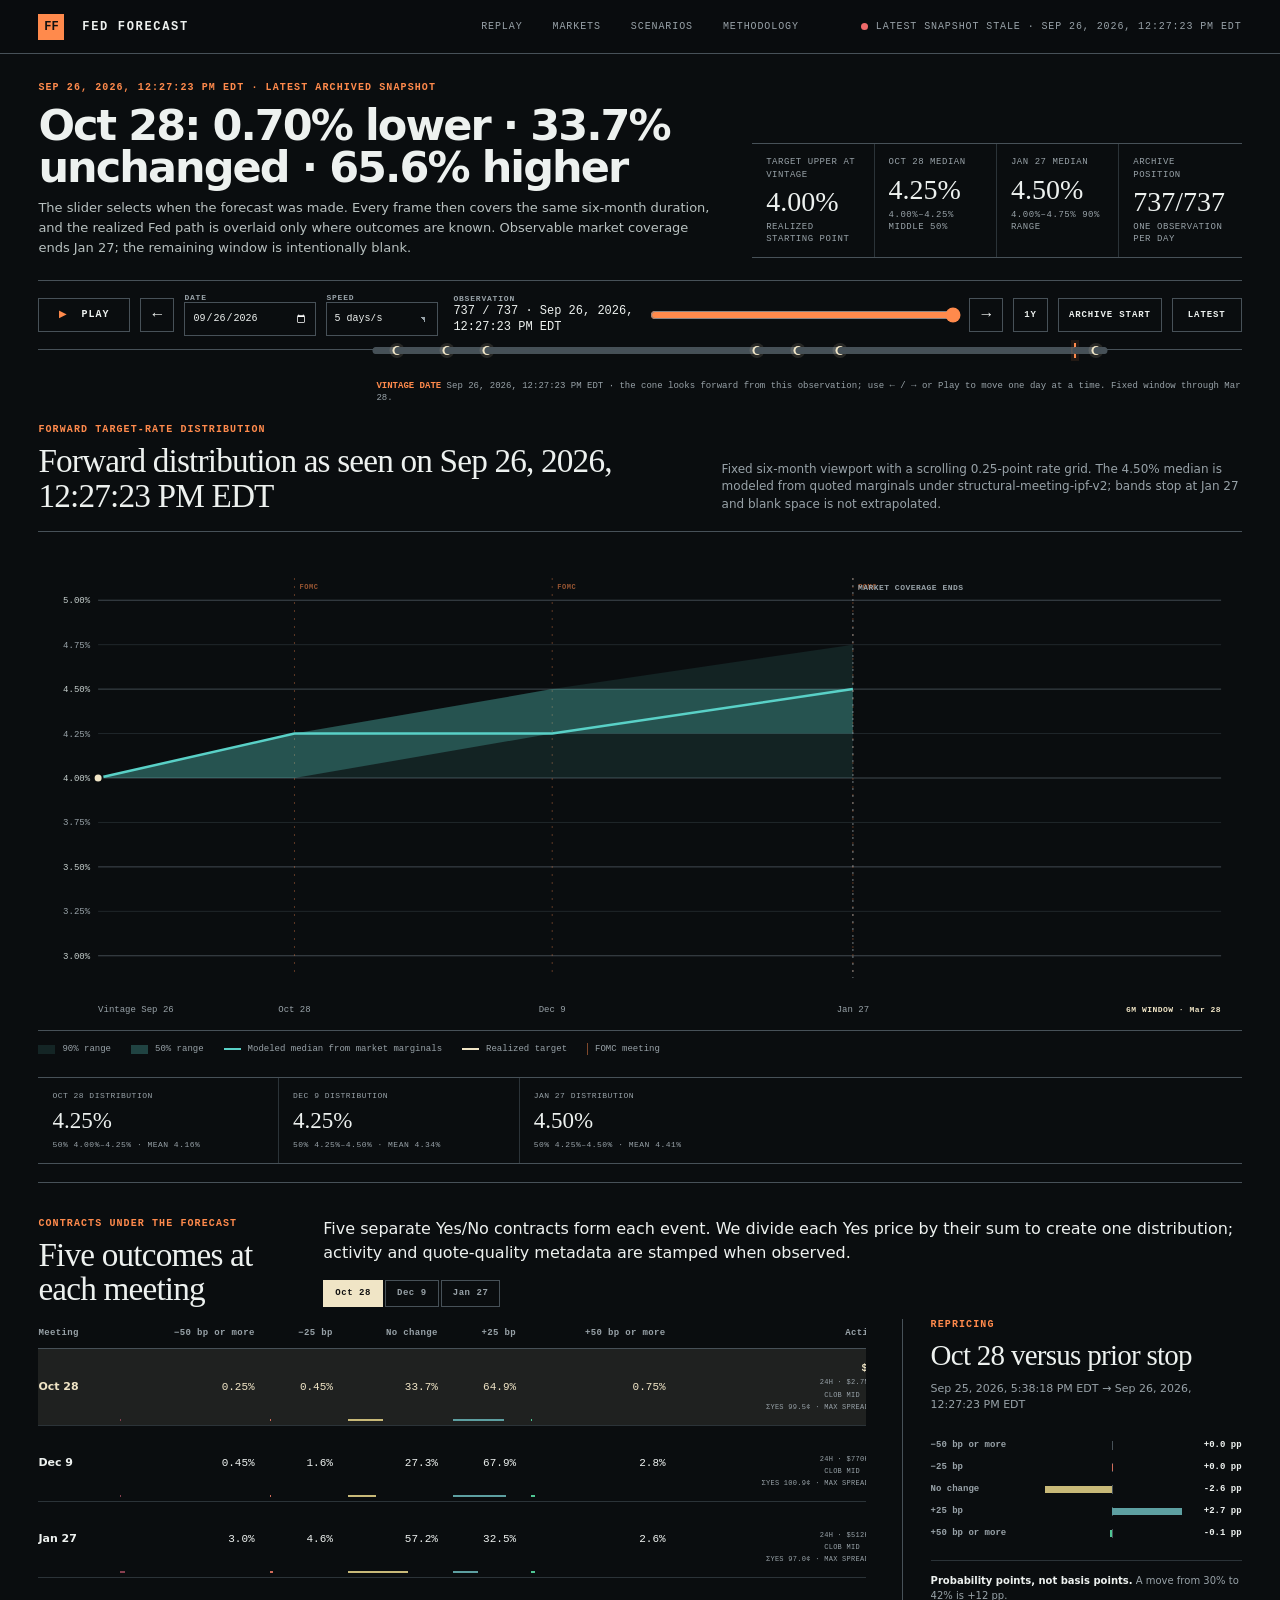
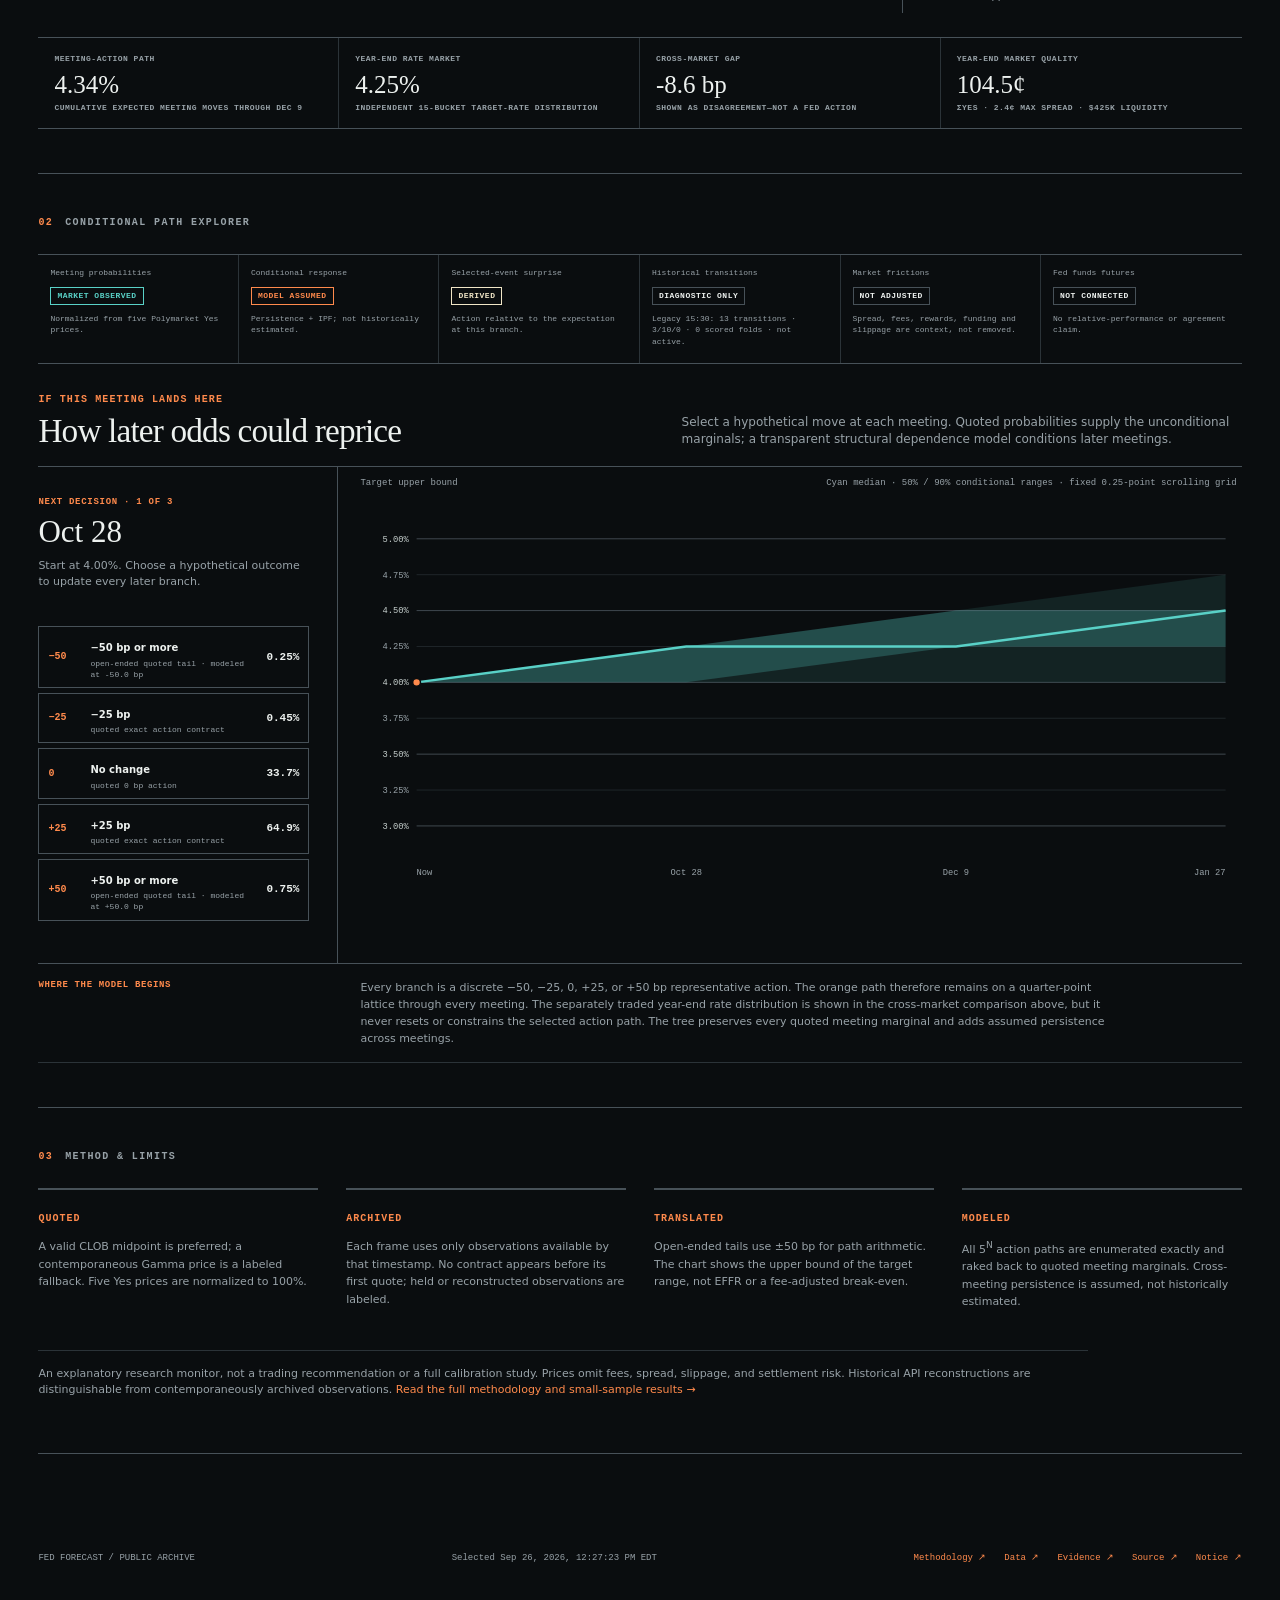
<file: site/index.html>
<!doctype html>
<html lang="en">
<head>
  <meta charset="utf-8">
  <meta name="viewport" content="width=device-width,initial-scale=1">
  <meta name="theme-color" content="#0a0d0f">
  <meta name="description" content="Replay the Polymarket-implied distribution for the Federal funds target range and explore conditional meeting paths.">
  <meta property="og:title" content="Fed Forecast">
  <meta property="og:description" content="A replayable market distribution for the Federal Reserve target-rate path.">
  <meta property="og:url" content="https://austinmermans.github.io/fed-forecast/">
  <meta property="og:image" content="https://austinmermans.github.io/fed-forecast/og.png">
  <meta name="twitter:card" content="summary_large_image">
  <title>Fed Forecast</title>
  <link rel="stylesheet" href="assets/styles.css">
</head>
<body>
  <a class="skip-link" href="#main">Skip to forecast replay</a>
  <header class="topbar">
    <a class="wordmark" href="#replay" aria-label="Fed Forecast home"><span>FF</span> FED FORECAST</a>
    <nav aria-label="Sections"><a href="#replay">Replay</a><a href="#snapshot">Markets</a><a href="#path">Scenarios</a><a href="methodology.html">Methodology</a></nav>
    <div class="status" id="freshness"><i></i>Loading markets…</div>
  </header>

  <main id="main">
    <section class="replay" id="replay">
      <div class="replay-head">
        <div>
          <p class="timestamp" id="selected-time">—</p>
          <h1 id="selected-label">The market's path for the Fed</h1>
          <p class="context" id="selected-context">Choose any archived observation to see the six-month distribution that was knowable then—and the target path that followed.</p>
        </div>
        <div class="top-readout" id="top-readout" aria-live="polite"></div>
      </div>

      <div class="tape-controls" aria-label="Replay controls">
        <button class="play" id="play" type="button" aria-pressed="false"><span aria-hidden="true">▶</span> Play</button>
        <button class="step" id="previous" type="button" aria-label="Previous observation">←</button>
        <label class="date-control" for="date-picker"><span>DATE</span><input id="date-picker" type="date"></label>
        <label class="speed-control" for="playback-speed"><span>SPEED</span><select id="playback-speed"><option value="1">1 day/s</option><option value="5" selected>5 days/s</option><option value="20">20 days/s</option></select></label>
        <label for="vintage-slider"><span>OBSERVATION</span><strong id="position">—</strong></label>
        <input id="vintage-slider" type="range" min="0" max="0" value="0" step="1">
        <button class="step" id="next" type="button" aria-label="Next observation">→</button>
        <button class="latest range-jump" id="one-year" type="button">1Y</button>
        <button class="latest range-jump" id="oldest" type="button">Archive start</button>
        <button class="latest" id="latest" type="button">Latest</button>
      </div>
      <div class="timeline" id="timeline" aria-hidden="true"></div>
      <p class="event-note" id="event-note"></p>

      <div class="surface-head forward-head">
        <div><p class="chart-kicker">FORWARD TARGET-RATE DISTRIBUTION</p><h2 id="forward-title">Six months viewed from this date</h2></div>
        <p id="forward-caption">Upper bound of the target range. Bands contain 50% and 90% of modeled path probability; rules mark scheduled FOMC meetings.</p>
      </div>
      <div class="chart-shell forward-shell">
        <svg id="forward-chart" role="img" aria-labelledby="forward-svg-title forward-desc">
          <title id="forward-svg-title">Forward Federal funds target-range distribution</title>
          <desc id="forward-desc">Model-derived probability bands constrained to market marginals, the pointwise median, subsequently realized target path, FOMC dates, and a quarter-percentage-point scrolling rate grid.</desc>
        </svg>
        <div class="chart-tooltip" id="tooltip" role="tooltip"></div>
      </div>
      <div class="legend" id="forward-legend">
        <span><i class="legend-band band-90"></i>90% range</span><span><i class="legend-band band-50"></i>50% range</span>
        <span><i class="legend-line median-line"></i>Modeled median from market marginals</span><span><i class="legend-line actual-line"></i>Realized target</span>
        <span><i class="legend-line meeting-line"></i>FOMC meeting</span>
      </div>
      <div class="horizon-strip" id="horizon-strip" aria-label="Forward distribution summaries by meeting"></div>

      <div class="market-surface" id="snapshot">
        <div class="block-head">
          <div><p class="chart-kicker">CONTRACTS UNDER THE FORECAST</p><h2>Five outcomes at each meeting</h2></div>
          <div><p id="market-note">Each event contains five separate Yes/No contracts. Their normalized Yes prices form one meeting distribution.</p><div class="meeting-tabs" id="meeting-tabs" role="group" aria-label="Select policy meeting"></div></div>
        </div>
        <div class="snapshot-grid">
          <div class="table-wrap">
            <table class="probability-table"><thead><tr><th>Meeting</th><th>−50 bp or more</th><th>−25 bp</th><th>No change</th><th>+25 bp</th><th>+50 bp or more</th><th>Activity</th><th>Market</th></tr></thead><tbody id="meeting-table"></tbody></table>
          </div>
          <aside class="change-panel"><p class="chart-kicker">REPRICING</p><h2 id="change-title">Versus prior observation</h2><p class="change-sub" id="change-sub"></p><div id="change-bars" class="change-bars"></div><p class="unit-note"><strong>Probability points, not basis points.</strong> A move from 30% to 42% is +12 pp.</p></aside>
        </div>
      </div>
      <div class="coherence" id="coherence" aria-label="Comparison of meeting-action and year-end rate markets"></div>
    </section>

    <section class="path" id="path">
      <div class="section-label"><span>02</span> CONDITIONAL PATH EXPLORER</div>
      <div class="evidence-rail" id="evidence-rail" aria-label="Evidence status" aria-live="polite"></div>
      <div class="block-head"><div><p class="chart-kicker">IF THIS MEETING LANDS HERE</p><h2>How later odds could reprice</h2></div><p>Select a hypothetical move at each meeting. Quoted probabilities supply the unconditional marginals; a transparent structural dependence model conditions later meetings.</p></div>
      <div id="tree-availability" class="availability" hidden></div>
      <div id="branch-decomposition" class="branch-decomposition" hidden aria-live="polite"></div>
      <div class="path-grid" id="path-content">
        <aside class="branch-panel"><p id="branch-step" class="branch-step"></p><h3 id="branch-meeting">—</h3><p id="branch-path" class="branch-path"></p><div id="branch-buttons" class="branch-buttons"></div><button id="branch-back" class="back" type="button">← Undo last outcome</button></aside>
        <div class="fan-block"><div class="fan-caption"><span>Target upper bound</span><span id="fan-caption">Weighted path distribution</span></div><svg id="fan-chart" role="img" aria-label="Conditional target-rate fan through Federal Reserve meetings"></svg></div>
      </div>
      <div class="path-method"><b>Where the model begins</b><p>Every branch is a discrete −50, −25, 0, +25, or +50 bp representative action. The orange path therefore remains on a quarter-point lattice through every meeting. The separately traded year-end rate distribution is shown in the cross-market comparison above, but it never resets or constrains the selected action path. The tree preserves every quoted meeting marginal and adds assumed persistence across meetings.</p></div>
    </section>

    <section class="method" id="method">
      <div class="section-label"><span>03</span> METHOD &amp; LIMITS</div>
      <div class="method-grid">
        <div><b>Quoted</b><p>A valid CLOB midpoint is preferred; a contemporaneous Gamma price is a labeled fallback. Five Yes prices are normalized to 100%.</p></div>
        <div><b>Archived</b><p>Each frame uses only observations available by that timestamp. No contract appears before its first quote; held or reconstructed observations are labeled.</p></div>
        <div><b>Translated</b><p>Open-ended tails use ±50 bp for path arithmetic. The chart shows the upper bound of the target range, not EFFR or a fee-adjusted break-even.</p></div>
        <div><b>Modeled</b><p>All 5<sup>N</sup> action paths are enumerated exactly and raked back to quoted meeting marginals. Cross-meeting persistence is assumed, not historically estimated.</p></div>
      </div>
      <p class="disclosure">An explanatory research monitor, not a trading recommendation or a full calibration study. Prices omit fees, spread, slippage, and settlement risk. Historical API reconstructions are distinguishable from contemporaneously archived observations. <a href="methodology.html">Read the full methodology and small-sample results →</a></p>
    </section>
  </main>

  <footer><span>FED FORECAST / PUBLIC ARCHIVE</span><span id="footer-time">—</span><span class="footer-links"><a href="methodology.html">Methodology ↗</a><a href="data/dashboard.json">Data ↗</a><a href="data/evidence-summary.json">Evidence ↗</a><a href="https://github.com/AustinMermans/fed-forecast">Source ↗</a><a href="https://github.com/AustinMermans/fed-forecast/blob/main/NOTICE.md">Notice ↗</a></span></footer>
  <script src="assets/branch-decomposition.js?v=stage1a-2" defer></script>
  <script src="assets/dashboard.js?v=stage1a-2" defer></script>
</body>
</html>
</file>
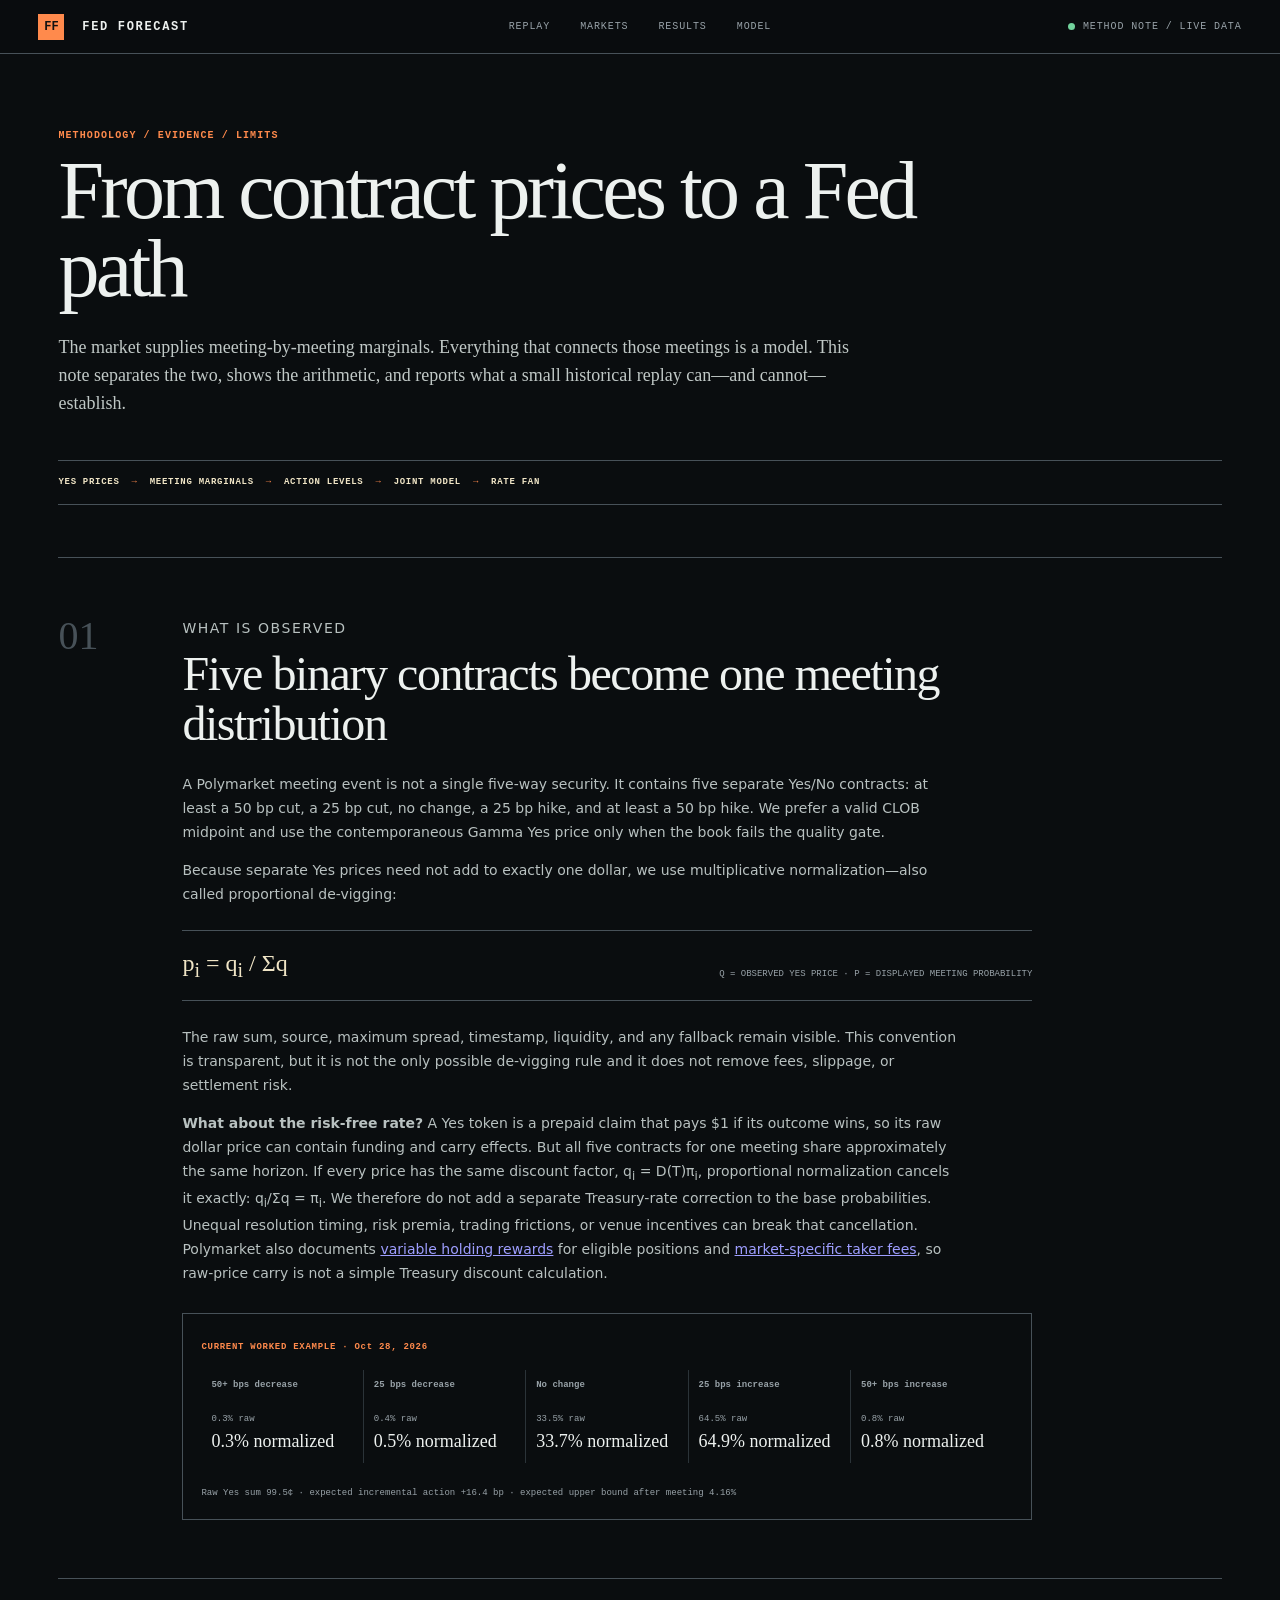
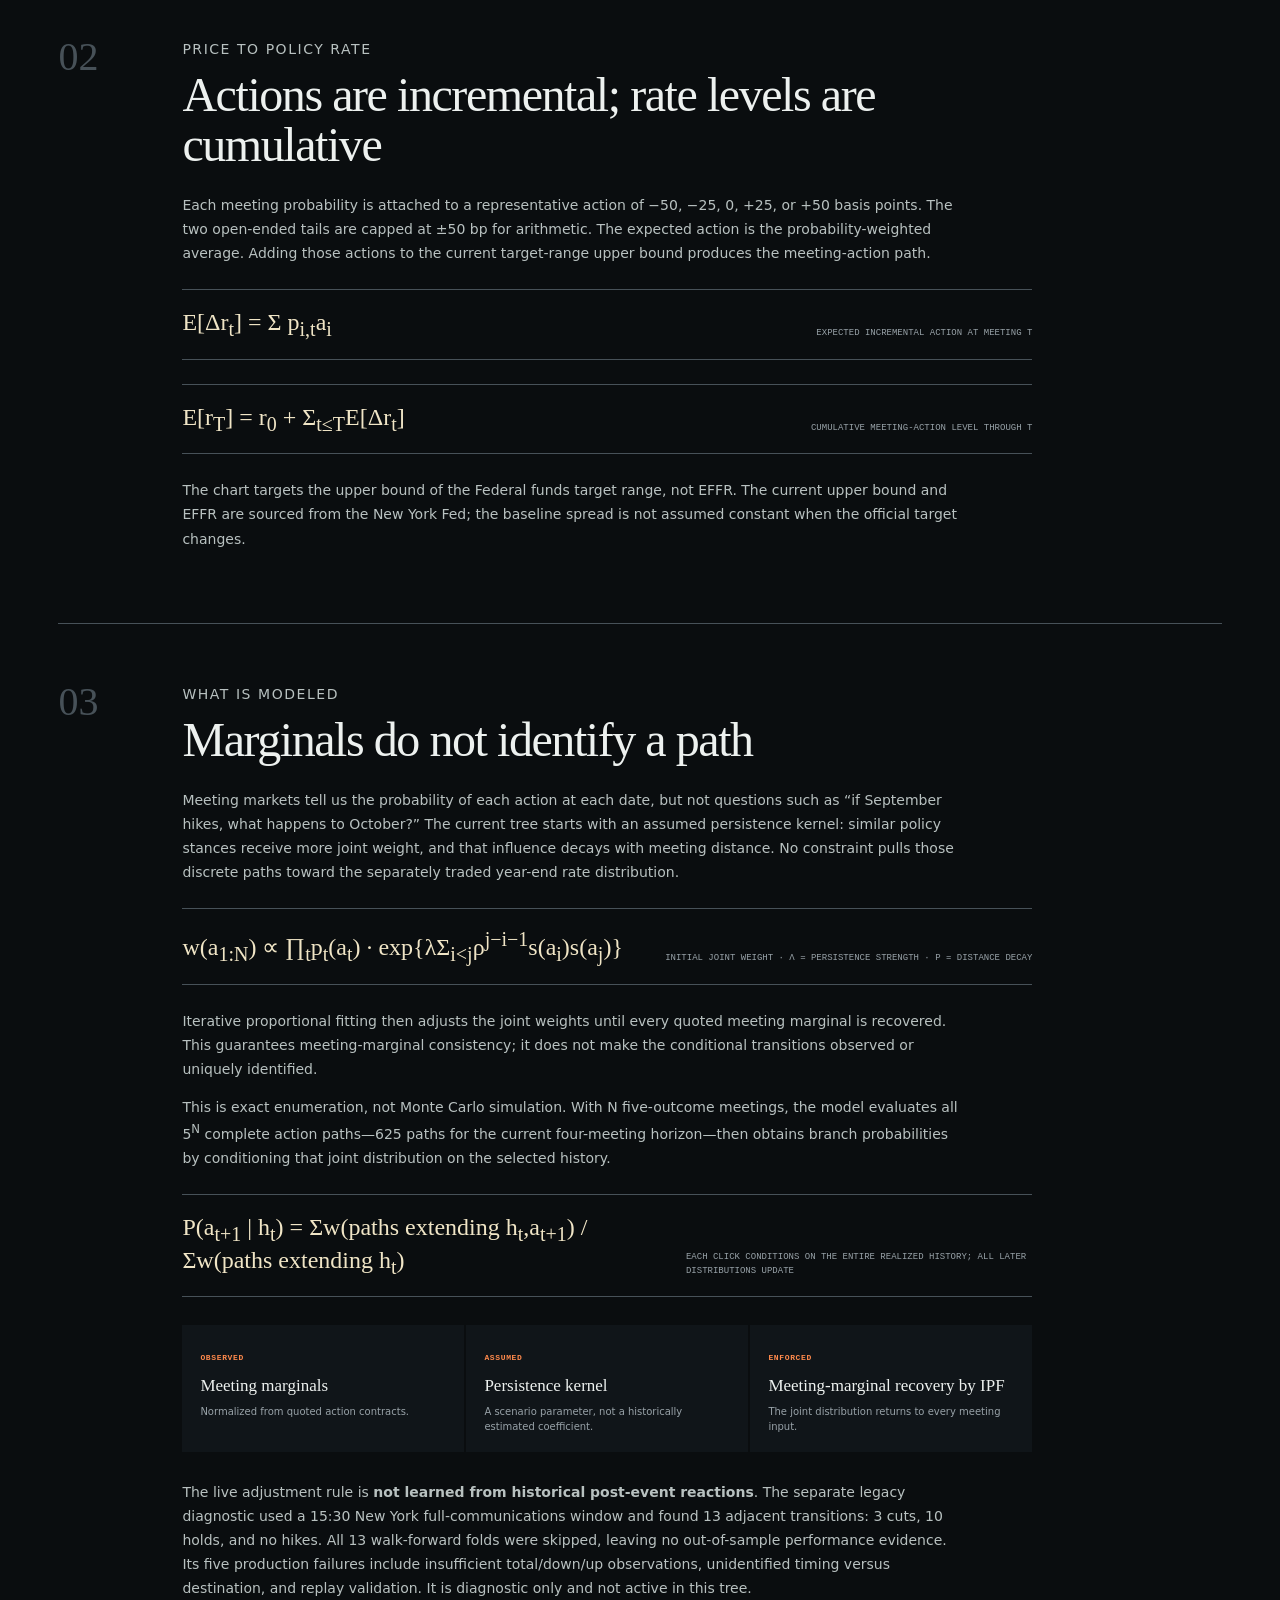
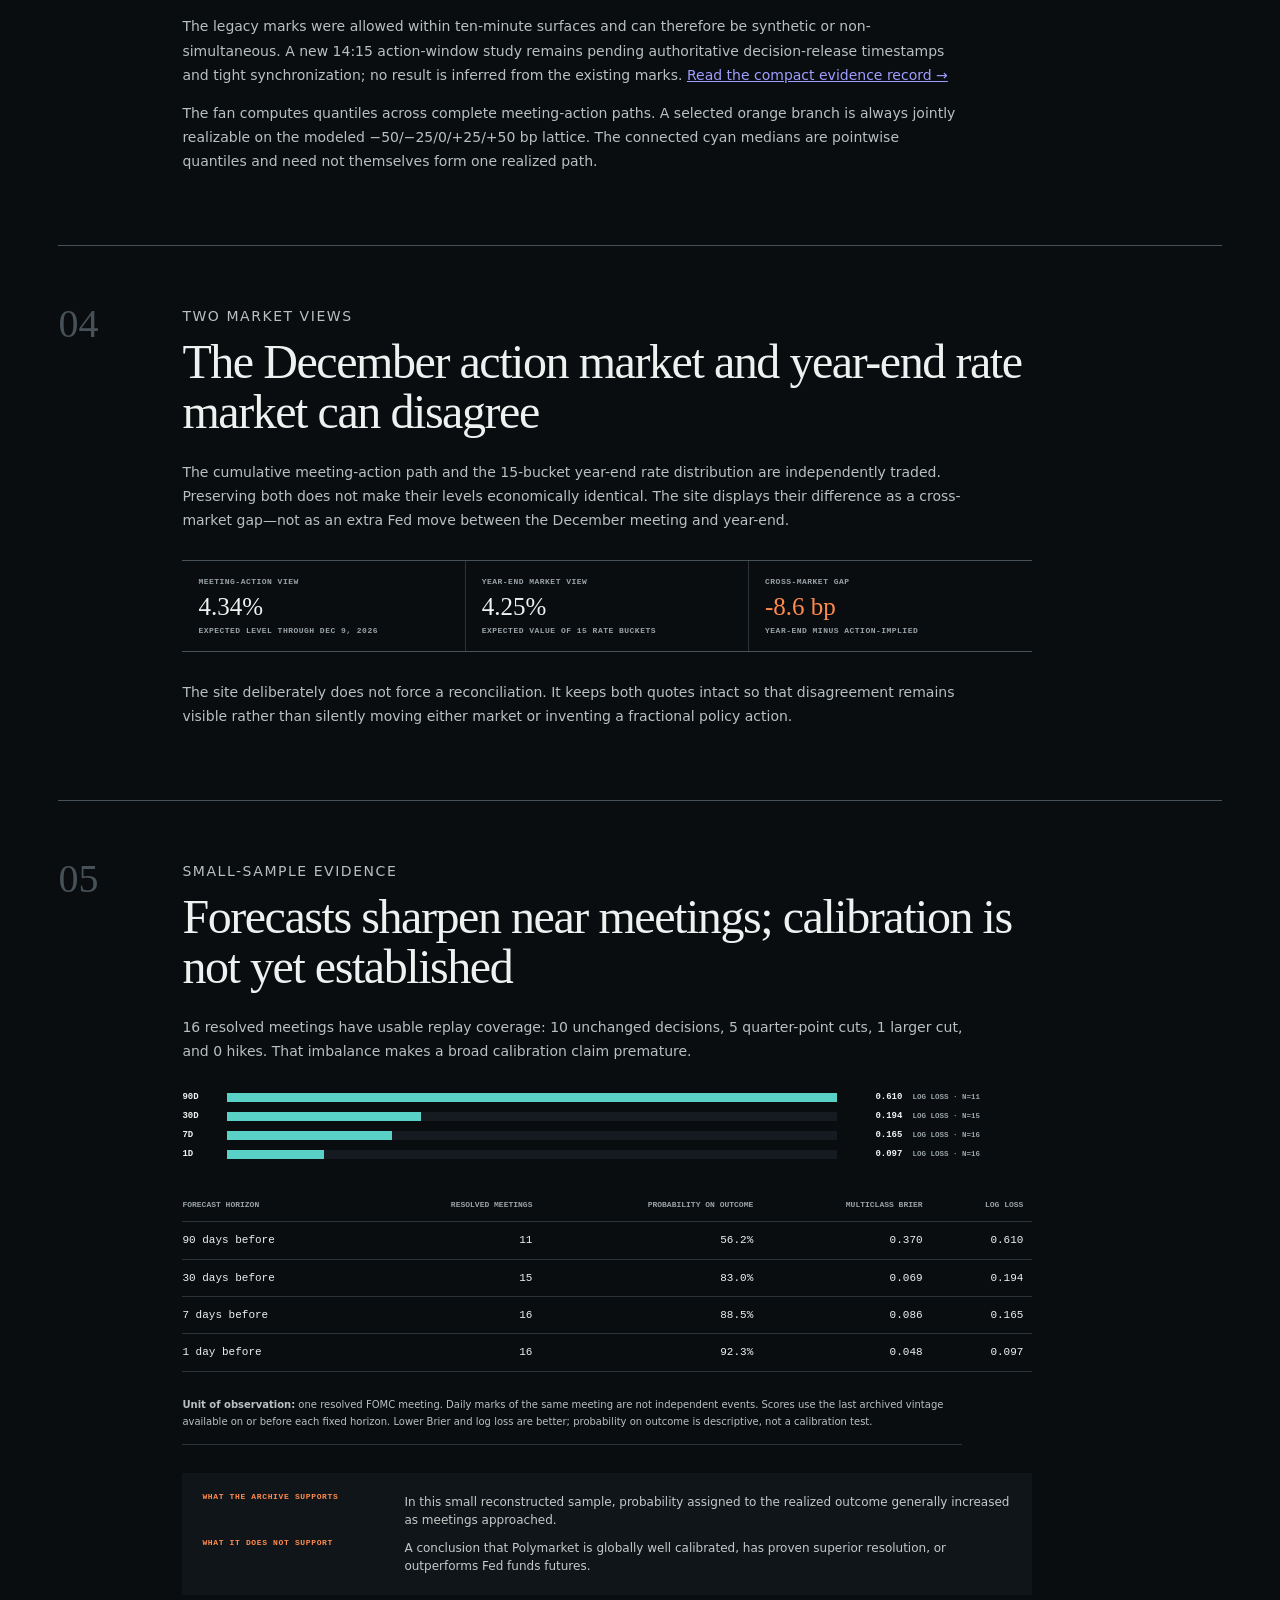
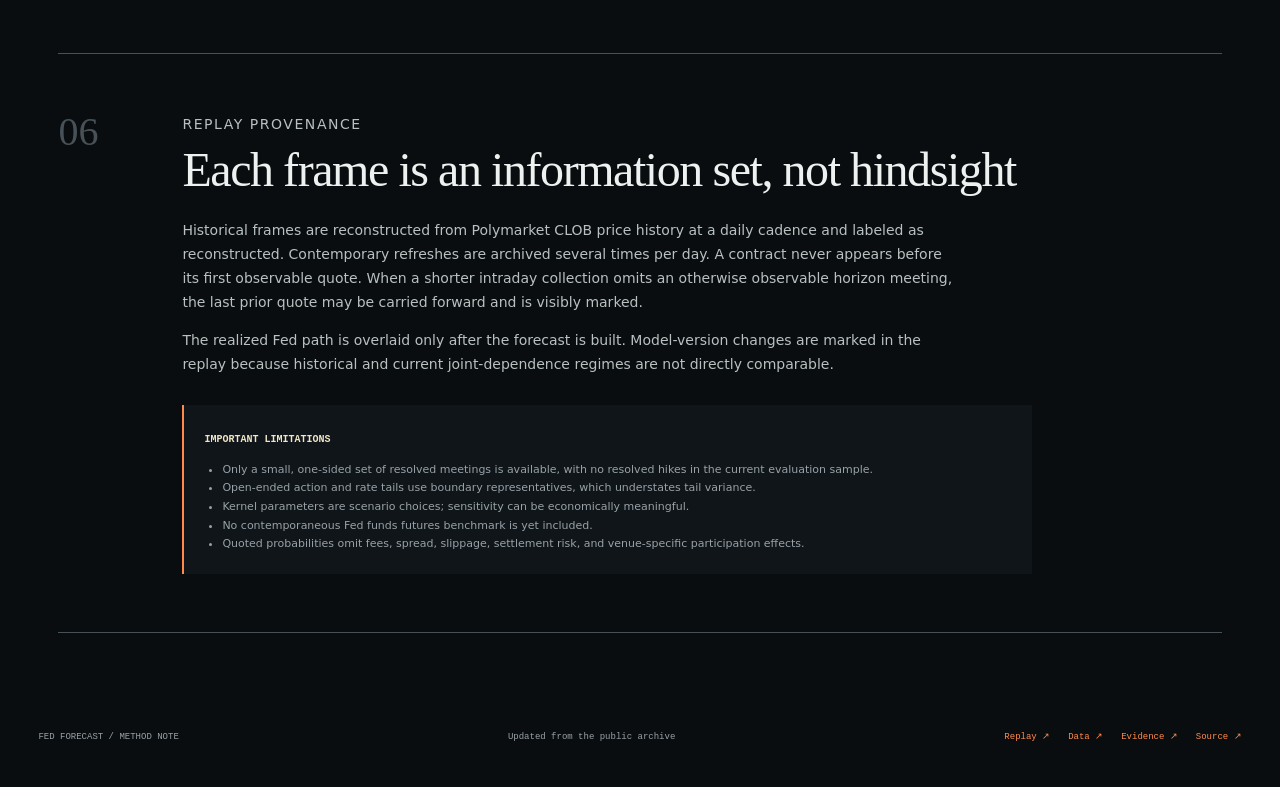
<file: site/methodology.html>
<!doctype html>
<html lang="en">
<head>
  <meta charset="utf-8">
  <meta name="viewport" content="width=device-width,initial-scale=1">
  <meta name="theme-color" content="#0a0d0f">
  <meta name="description" content="Methods, assumptions, and small-sample forecast evidence behind Fed Forecast.">
  <title>Methodology · Fed Forecast</title>
  <link rel="stylesheet" href="assets/styles.css">
  <link rel="stylesheet" href="assets/methodology.css">
</head>
<body>
  <a class="skip-link" href="#main">Skip to methodology</a>
  <header class="topbar">
    <a class="wordmark" href="index.html" aria-label="Fed Forecast home"><span>FF</span> FED FORECAST</a>
    <nav aria-label="Sections"><a href="index.html#replay">Replay</a><a href="index.html#snapshot">Markets</a><a href="#results">Results</a><a href="#model">Model</a></nav>
    <div class="status"><i></i>METHOD NOTE / LIVE DATA</div>
  </header>

  <main id="main" class="methodology-page">
    <section class="method-hero">
      <p class="timestamp">METHODOLOGY / EVIDENCE / LIMITS</p>
      <h1>From contract prices to a Fed path</h1>
      <p class="method-deck">The market supplies meeting-by-meeting marginals. Everything that connects those meetings is a model. This note separates the two, shows the arithmetic, and reports what a small historical replay can—and cannot—establish.</p>
      <div class="method-flow" aria-label="Forecast construction flow">
        <span>YES PRICES</span><i>→</i><span>MEETING MARGINALS</span><i>→</i><span>ACTION LEVELS</span><i>→</i><span>JOINT MODEL</span><i>→</i><span>RATE FAN</span>
      </div>
    </section>

    <section class="method-section" id="prices">
      <div class="method-number">01</div>
      <div class="method-copy">
        <p class="chart-kicker">WHAT IS OBSERVED</p>
        <h2>Five binary contracts become one meeting distribution</h2>
        <p>A Polymarket meeting event is not a single five-way security. It contains five separate Yes/No contracts: at least a 50 bp cut, a 25 bp cut, no change, a 25 bp hike, and at least a 50 bp hike. We prefer a valid CLOB midpoint and use the contemporaneous Gamma Yes price only when the book fails the quality gate.</p>
        <p>Because separate Yes prices need not add to exactly one dollar, we use multiplicative normalization—also called proportional de-vigging:</p>
        <div class="formula"><span>p<sub>i</sub> = q<sub>i</sub> / Σq</span><small>q = observed Yes price · p = displayed meeting probability</small></div>
        <p>The raw sum, source, maximum spread, timestamp, liquidity, and any fallback remain visible. This convention is transparent, but it is not the only possible de-vigging rule and it does not remove fees, slippage, or settlement risk.</p>
        <p><b>What about the risk-free rate?</b> A Yes token is a prepaid claim that pays $1 if its outcome wins, so its raw dollar price can contain funding and carry effects. But all five contracts for one meeting share approximately the same horizon. If every price has the same discount factor, q<sub>i</sub> = D(T)π<sub>i</sub>, proportional normalization cancels it exactly: q<sub>i</sub>/Σq = π<sub>i</sub>. We therefore do not add a separate Treasury-rate correction to the base probabilities. Unequal resolution timing, risk premia, trading frictions, or venue incentives can break that cancellation. Polymarket also documents <a href="https://docs.polymarket.com/concepts/positions-tokens">variable holding rewards</a> for eligible positions and <a href="https://docs.polymarket.com/trading/fees">market-specific taker fees</a>, so raw-price carry is not a simple Treasury discount calculation.</p>
        <div class="worked" id="worked-example">Loading the current market example…</div>
      </div>
    </section>

    <section class="method-section" id="translation">
      <div class="method-number">02</div>
      <div class="method-copy">
        <p class="chart-kicker">PRICE TO POLICY RATE</p>
        <h2>Actions are incremental; rate levels are cumulative</h2>
        <p>Each meeting probability is attached to a representative action of −50, −25, 0, +25, or +50 basis points. The two open-ended tails are capped at ±50 bp for arithmetic. The expected action is the probability-weighted average. Adding those actions to the current target-range upper bound produces the meeting-action path.</p>
        <div class="formula"><span>E[Δr<sub>t</sub>] = Σ p<sub>i,t</sub>a<sub>i</sub></span><small>Expected incremental action at meeting t</small></div>
        <div class="formula"><span>E[r<sub>T</sub>] = r<sub>0</sub> + Σ<sub>t≤T</sub>E[Δr<sub>t</sub>]</span><small>Cumulative meeting-action level through T</small></div>
        <p>The chart targets the upper bound of the Federal funds target range, not EFFR. The current upper bound and EFFR are sourced from the New York Fed; the baseline spread is not assumed constant when the official target changes.</p>
      </div>
    </section>

    <section class="method-section" id="model">
      <div class="method-number">03</div>
      <div class="method-copy">
        <p class="chart-kicker">WHAT IS MODELED</p>
        <h2>Marginals do not identify a path</h2>
        <p>Meeting markets tell us the probability of each action at each date, but not questions such as “if September hikes, what happens to October?” The current tree starts with an assumed persistence kernel: similar policy stances receive more joint weight, and that influence decays with meeting distance. No constraint pulls those discrete paths toward the separately traded year-end rate distribution.</p>
        <div class="formula"><span>w(a<sub>1:N</sub>) ∝ ∏<sub>t</sub>p<sub>t</sub>(a<sub>t</sub>) · exp{λΣ<sub>i&lt;j</sub>ρ<sup>j−i−1</sup>s(a<sub>i</sub>)s(a<sub>j</sub>)}</span><small>Initial joint weight · λ = persistence strength · ρ = distance decay</small></div>
        <p>Iterative proportional fitting then adjusts the joint weights until every quoted meeting marginal is recovered. This guarantees meeting-marginal consistency; it does not make the conditional transitions observed or uniquely identified.</p>
        <p>This is exact enumeration, not Monte Carlo simulation. With N five-outcome meetings, the model evaluates all 5<sup>N</sup> complete action paths—625 paths for the current four-meeting horizon—then obtains branch probabilities by conditioning that joint distribution on the selected history.</p>
        <div class="formula"><span>P(a<sub>t+1</sub> | h<sub>t</sub>) = Σw(paths extending h<sub>t</sub>,a<sub>t+1</sub>) / Σw(paths extending h<sub>t</sub>)</span><small>Each click conditions on the entire realized history; all later distributions update</small></div>
        <div class="model-cards">
          <div><span>OBSERVED</span><b>Meeting marginals</b><p>Normalized from quoted action contracts.</p></div>
          <div><span>ASSUMED</span><b>Persistence kernel</b><p>A scenario parameter, not a historically estimated coefficient.</p></div>
          <div><span>ENFORCED</span><b>Meeting-marginal recovery by IPF</b><p>The joint distribution returns to every meeting input.</p></div>
        </div>
        <p>The live adjustment rule is <b>not learned from historical post-event reactions</b>. The separate legacy diagnostic used a 15:30 New York full-communications window and found 13 adjacent transitions: 3 cuts, 10 holds, and no hikes. All 13 walk-forward folds were skipped, leaving no out-of-sample performance evidence. Its five production failures include insufficient total/down/up observations, unidentified timing versus destination, and replay validation. It is diagnostic only and not active in this tree.</p>
        <p>The legacy marks were allowed within ten-minute surfaces and can therefore be synthetic or non-simultaneous. A new 14:15 action-window study remains pending authoritative decision-release timestamps and tight synchronization; no result is inferred from the existing marks. <a href="data/evidence-summary.json">Read the compact evidence record →</a></p>
        <p>The fan computes quantiles across complete meeting-action paths. A selected orange branch is always jointly realizable on the modeled −50/−25/0/+25/+50 bp lattice. The connected cyan medians are pointwise quantiles and need not themselves form one realized path.</p>
      </div>
    </section>

    <section class="method-section" id="cross-market">
      <div class="method-number">04</div>
      <div class="method-copy">
        <p class="chart-kicker">TWO MARKET VIEWS</p>
        <h2>The December action market and year-end rate market can disagree</h2>
        <p>The cumulative meeting-action path and the 15-bucket year-end rate distribution are independently traded. Preserving both does not make their levels economically identical. The site displays their difference as a cross-market gap—not as an extra Fed move between the December meeting and year-end.</p>
        <div class="coherence method-coherence" id="method-coherence"></div>
        <p>The site deliberately does not force a reconciliation. It keeps both quotes intact so that disagreement remains visible rather than silently moving either market or inventing a fractional policy action.</p>
      </div>
    </section>

    <section class="method-section" id="results">
      <div class="method-number">05</div>
      <div class="method-copy">
        <p class="chart-kicker">SMALL-SAMPLE EVIDENCE</p>
        <h2>Forecasts sharpen near meetings; calibration is not yet established</h2>
        <p id="sample-summary">Loading resolved-meeting evidence…</p>
        <div class="score-chart" id="score-chart" aria-label="Forecast scores by days before meeting"></div>
        <div class="table-wrap results-wrap">
          <table class="results-table"><thead><tr><th>Forecast horizon</th><th>Resolved meetings</th><th>Probability on outcome</th><th>Multiclass Brier</th><th>Log loss</th></tr></thead><tbody id="results-body"></tbody></table>
        </div>
        <p class="results-note"><b>Unit of observation:</b> one resolved FOMC meeting. Daily marks of the same meeting are not independent events. Scores use the last archived vintage available on or before each fixed horizon. Lower Brier and log loss are better; probability on outcome is descriptive, not a calibration test.</p>
        <div class="result-verdict"><span>WHAT THE ARCHIVE SUPPORTS</span><p>In this small reconstructed sample, probability assigned to the realized outcome generally increased as meetings approached.</p><span>WHAT IT DOES NOT SUPPORT</span><p>A conclusion that Polymarket is globally well calibrated, has proven superior resolution, or outperforms Fed funds futures.</p></div>
      </div>
    </section>

    <section class="method-section" id="archive">
      <div class="method-number">06</div>
      <div class="method-copy">
        <p class="chart-kicker">REPLAY PROVENANCE</p>
        <h2>Each frame is an information set, not hindsight</h2>
        <p>Historical frames are reconstructed from Polymarket CLOB price history at a daily cadence and labeled as reconstructed. Contemporary refreshes are archived several times per day. A contract never appears before its first observable quote. When a shorter intraday collection omits an otherwise observable horizon meeting, the last prior quote may be carried forward and is visibly marked.</p>
        <p>The realized Fed path is overlaid only after the forecast is built. Model-version changes are marked in the replay because historical and current joint-dependence regimes are not directly comparable.</p>
        <div class="limitations"><b>Important limitations</b><ul><li>Only a small, one-sided set of resolved meetings is available, with no resolved hikes in the current evaluation sample.</li><li>Open-ended action and rate tails use boundary representatives, which understates tail variance.</li><li>Kernel parameters are scenario choices; sensitivity can be economically meaningful.</li><li>No contemporaneous Fed funds futures benchmark is yet included.</li><li>Quoted probabilities omit fees, spread, slippage, settlement risk, and venue-specific participation effects.</li></ul></div>
      </div>
    </section>
  </main>

  <footer><span>FED FORECAST / METHOD NOTE</span><span>Updated from the public archive</span><span class="footer-links"><a href="index.html">Replay ↗</a><a href="data/dashboard.json">Data ↗</a><a href="data/evidence-summary.json">Evidence ↗</a><a href="https://github.com/AustinMermans/fed-forecast">Source ↗</a></span></footer>
  <script src="assets/methodology.js?v=1" defer></script>
</body>
</html>
</file>
<file: site/assets/styles.css>
:root{--bg:#0a0d0f;--surface:#101519;--surface2:#151b20;--line:#2b3338;--line2:#475158;--text:#edf1ef;--muted:#98a2a8;--orange:#ff8a4c;--blue:#64a8ff;--cyan:#59d1c7;--gold:#e7c55e;--red:#ef6a6a;--green:#72d39c;--cream:#f0e5c6;--down50:#873f4f;--down25:#d16b5a;--hold:#c8b978;--up25:#5d9fa1;--up50:#4fc694;--mono:"SFMono-Regular",Consolas,"Liberation Mono",monospace;--sans:Inter,ui-sans-serif,system-ui,-apple-system,BlinkMacSystemFont,"Segoe UI",sans-serif;--serif:Iowan Old Style,Palatino Linotype,Book Antiqua,Georgia,serif;color-scheme:dark;font-family:var(--sans);color:var(--text);background:var(--bg);font-synthesis:none}*{box-sizing:border-box}html{scroll-behavior:smooth}body{margin:0;background:var(--bg);color:var(--text);line-height:1.45}button,input{font:inherit}.skip-link{position:fixed;top:-5rem;left:1rem;background:var(--cream);color:#111;padding:.6rem;z-index:100}.skip-link:focus{top:1rem}.topbar{height:54px;border-bottom:1px solid var(--line2);display:grid;grid-template-columns:1fr auto 1fr;align-items:center;padding:0 clamp(16px,3vw,44px);position:sticky;top:0;z-index:20;background:rgba(10,13,15,.96);backdrop-filter:blur(14px)}.wordmark{font:700 12px/1 var(--mono);letter-spacing:.14em;color:var(--text);text-decoration:none}.wordmark span{display:inline-grid;place-items:center;width:26px;height:26px;margin-right:9px;background:var(--orange);color:#111;letter-spacing:0}.topbar nav{display:flex;align-items:center;gap:24px}.topbar nav a,.status{font:500 10px/1 var(--mono);letter-spacing:.09em;text-transform:uppercase;color:var(--muted);text-decoration:none}.topbar nav a:hover{color:var(--text)}.status{justify-self:end;display:flex;align-items:center;gap:8px}.status i{width:7px;height:7px;border-radius:50%;background:var(--green)}main{max-width:1510px;margin:auto;padding:0 clamp(16px,3vw,44px) 80px}.section-label{font:700 10px/1 var(--mono);letter-spacing:.14em;color:var(--muted);display:flex;gap:12px;align-items:center;margin-bottom:26px}.section-label span{color:var(--orange)}.replay,.snapshot,.path,.curve,.labor,.method{padding:44px 0;border-bottom:1px solid var(--line2)}.replay-head{display:grid;grid-template-columns:minmax(0,1fr) minmax(420px,.72fr);gap:54px;align-items:end}.timestamp,.chart-kicker{font:600 10px/1.25 var(--mono);letter-spacing:.11em;color:var(--orange);text-transform:uppercase;margin:0 0 9px}.replay h1{font:500 clamp(31px,4.5vw,64px)/.98 var(--serif);letter-spacing:-.038em;margin:0;max-width:900px}.context{max-width:760px;font:400 15px/1.55 var(--serif);color:#b8c1c0;margin:18px 0 0}.top-readout{display:grid;grid-template-columns:repeat(3,1fr);border-top:1px solid var(--line2);border-bottom:1px solid var(--line2)}.readout{padding:12px 14px;border-right:1px solid var(--line)}.readout:last-child{border:0}.readout span,.readout small{display:block;font:500 9px/1.35 var(--mono);color:var(--muted);text-transform:uppercase;letter-spacing:.06em}.readout strong{display:block;font:500 28px/1.15 var(--serif);margin:5px 0 3px}.tape-controls{display:grid;grid-template-columns:auto auto minmax(120px,190px) minmax(260px,1fr) auto auto;align-items:center;gap:10px;margin-top:38px;padding:13px 0;border-top:1px solid var(--line2);border-bottom:1px solid var(--line2)}.tape-controls button{height:34px;border:1px solid var(--line2);background:transparent;color:var(--text);cursor:pointer}.tape-controls button:hover{border-color:var(--orange)}.play{min-width:92px;text-transform:uppercase;font:700 10px/1 var(--mono);letter-spacing:.1em}.play span{color:var(--orange);margin-right:6px}.step{width:34px;font-family:var(--mono)}.latest{padding:0 15px;text-transform:uppercase;font:700 9px/1 var(--mono);letter-spacing:.1em}.tape-controls label{display:flex;flex-direction:column;padding-left:5px}.tape-controls label span{font:600 8px/1 var(--mono);letter-spacing:.1em;color:var(--muted)}.tape-controls label strong{font:500 12px/1.35 var(--mono)}input[type=range]{width:100%;accent-color:var(--orange);cursor:pointer}.timeline{position:relative;height:25px;margin:0 138px 0 338px;border-top:1px solid var(--line)}.timeline i{position:absolute;top:-4px;width:7px;height:7px;border-radius:50%;background:var(--line2);transform:translateX(-50%)}.timeline i.event{background:var(--orange);box-shadow:0 0 0 3px rgba(255,138,76,.13)}.event-note{min-height:19px;margin:0;padding:5px 0 0 338px;font:500 9px/1.35 var(--mono);color:var(--muted)}.event-note strong{color:var(--orange)}.surface-head,.block-head{display:flex;justify-content:space-between;align-items:flex-end;gap:38px;margin:30px 0 18px}.surface-head h2,.block-head h2,.change-panel h2{font:500 clamp(24px,2.6vw,39px)/1.04 var(--serif);letter-spacing:-.025em;margin:0}.surface-head .chart-kicker,.block-head .chart-kicker{margin-bottom:7px}.block-head>p{max-width:560px;margin:0;color:var(--muted);font-size:12px}.meeting-tabs{display:flex;flex-wrap:wrap;gap:2px}.meeting-tabs button{border:1px solid var(--line2);background:transparent;color:var(--muted);padding:8px 11px;font:600 9px/1 var(--mono);letter-spacing:.06em;cursor:pointer}.meeting-tabs button[aria-pressed=true]{background:var(--cream);color:#111;border-color:var(--cream)}.chart-shell{height:370px;position:relative;border-top:1px solid var(--line2);border-bottom:1px solid var(--line2);padding-top:8px}.chart-shell svg,.fan-block svg{display:block;width:100%;height:100%;overflow:visible}.chart-tooltip{display:none;position:fixed;pointer-events:none;background:var(--cream);color:#111;padding:8px 10px;font:600 10px/1.45 var(--mono);z-index:80;max-width:230px}.legend{display:flex;gap:20px;flex-wrap:wrap;margin-top:12px}.legend span{display:flex;gap:7px;align-items:center;font:500 9px/1 var(--mono);color:var(--muted)}.legend i{width:17px;height:3px}.axis-label{font:500 9px/1 var(--mono);fill:var(--muted)}.gridline{stroke:var(--line);stroke-width:1}.event-line{stroke:var(--orange);stroke-width:1;stroke-dasharray:3 4}.selected-line{stroke:var(--cream);stroke-width:1}.snapshot-grid{display:grid;grid-template-columns:minmax(0,1fr) 340px;gap:36px}.table-wrap{overflow-x:auto}.probability-table{width:100%;border-collapse:collapse;font:500 11px/1.3 var(--mono);min-width:800px}.probability-table th{text-align:right;color:var(--muted);font-size:9px;letter-spacing:.04em;font-weight:600;padding:9px 8px;border-bottom:1px solid var(--line2);white-space:nowrap}.probability-table th:first-child,.probability-table td:first-child{text-align:left;padding-left:0}.probability-table td{text-align:right;padding:13px 8px;border-bottom:1px solid var(--line);font-variant-numeric:tabular-nums}.probability-table .meeting-name{font-family:var(--sans);font-weight:650}.probability-table .market-link{color:var(--orange);text-decoration:none;font-size:9px}.probability-table .focus{background:rgba(240,229,198,.09);color:var(--cream)}.probability-table td[data-bucket]{position:relative}.probability-table td[data-bucket]:after{content:"";position:absolute;left:7px;bottom:4px;height:2px;width:var(--width);background:var(--bucket)}.change-panel{border-left:1px solid var(--line2);padding-left:28px}.change-panel h2{font-size:29px}.change-sub{font-size:11px;color:var(--muted);min-height:34px}.change-bars{display:grid;gap:13px;margin:26px 0 22px}.change-row{display:grid;grid-template-columns:102px 1fr 50px;align-items:center;gap:10px;font:600 9px/1 var(--mono)}.change-row>span:first-child{color:var(--muted)}.diverge{height:9px;position:relative;background:linear-gradient(to right,transparent calc(50% - .5px),var(--line2) calc(50% - .5px),var(--line2) calc(50% + .5px),transparent calc(50% + .5px))}.diverge i{position:absolute;top:1px;height:7px;background:var(--bucket)}.change-row strong{text-align:right;font-weight:600}.unit-note{border-top:1px solid var(--line);padding-top:13px;color:var(--muted);font-size:10px}.unit-note strong{color:var(--text)}.bp-explainer{border-top:1px solid var(--line);margin-top:24px;padding-top:15px;font-size:11px;color:var(--muted)}.bp-explainer summary{cursor:pointer;color:var(--text);font:600 10px/1 var(--mono);text-transform:uppercase;letter-spacing:.08em}.bp-explainer p{max-width:820px}.path-grid{display:grid;grid-template-columns:300px minmax(0,1fr);border-top:1px solid var(--line2);border-bottom:1px solid var(--line2)}.branch-panel{padding:22px 28px 22px 0;border-right:1px solid var(--line2)}.branch-step{font:600 9px/1 var(--mono);color:var(--orange);letter-spacing:.08em}.branch-panel h3{font:500 31px/1 var(--serif);margin:9px 0}.branch-path{font-size:11px;color:var(--muted);min-height:48px}.branch-buttons{display:grid;gap:7px;margin:20px 0}.branch-button{display:grid;grid-template-columns:28px 1fr auto;gap:8px;align-items:center;text-align:left;border:1px solid var(--line2);background:transparent;color:var(--text);padding:9px 10px;cursor:pointer}.branch-button:hover{border-color:var(--orange)}.branch-button .letter{color:var(--orange);font:700 11px/1 var(--mono)}.branch-button b{font-size:11px}.branch-button small{display:block;font:500 8px/1.4 var(--mono);color:var(--muted)}.branch-button strong{font:600 11px/1 var(--mono)}.back{border:0;background:transparent;color:var(--orange);padding:7px 0;font:600 9px/1 var(--mono);text-transform:uppercase;cursor:pointer}.fan-block{height:430px;min-width:0;padding:12px 0 0 22px}.fan-caption{display:flex;justify-content:space-between;font:500 9px/1 var(--mono);color:var(--muted);padding-right:5px}.availability{border:1px solid var(--orange);padding:18px;color:var(--cream);font-size:12px;margin-top:22px}.curve-grid{display:grid;grid-template-columns:minmax(600px,1fr) 310px;gap:36px}.heatmap{display:grid;grid-template-columns:78px repeat(5,minmax(70px,1fr));gap:3px}.heat-label,.heat-cell{min-height:72px;display:grid;place-items:center;text-align:center}.heat-label{font:600 9px/1.25 var(--mono);color:var(--muted)}.heat-cell{background:color-mix(in srgb,var(--cyan) var(--heat),var(--surface));color:var(--text);font:500 10px/1.25 var(--mono)}.heat-cell strong{display:block;font-size:15px}.heat-cell small{display:block;color:var(--muted);font-size:8px;margin-top:3px}.curve-notes{border-left:1px solid var(--line2);padding-left:28px}.curve-note{padding:13px 0;border-bottom:1px solid var(--line)}.curve-note span{display:block;color:var(--muted);font:600 8px/1 var(--mono);letter-spacing:.08em;text-transform:uppercase}.curve-note strong{display:block;font:500 28px/1.1 var(--serif);margin:5px 0}.curve-note p{font-size:10px;color:var(--muted);margin:0}.nfp-bars{display:grid;grid-template-columns:repeat(auto-fit,minmax(42px,1fr));gap:4px;align-items:end;min-height:260px;border-bottom:1px solid var(--line2);padding-top:24px}.nfp-col{height:220px;display:flex;flex-direction:column;justify-content:end;align-items:center;gap:6px}.nfp-col strong{font:600 9px/1 var(--mono)}.nfp-col i{width:100%;max-width:54px;background:var(--blue);min-height:1px}.nfp-col span{font:500 8px/1.15 var(--mono);color:var(--muted);text-align:center;min-height:20px}.method-grid{display:grid;grid-template-columns:repeat(4,1fr);gap:28px}.method-grid>div{border-top:2px solid var(--line2);padding-top:14px}.method-grid b{font:600 10px/1 var(--mono);color:var(--orange);text-transform:uppercase;letter-spacing:.1em}.method-grid p,.disclosure{font-size:11px;color:var(--muted)}.disclosure{margin-top:28px;border-top:1px solid var(--line);padding-top:15px;max-width:1050px}footer{max-width:1510px;margin:auto;padding:20px clamp(16px,3vw,44px) 45px;display:flex;justify-content:space-between;gap:20px;color:var(--muted);font:500 9px/1 var(--mono)}footer a{color:var(--orange);text-decoration:none}
@media(max-width:1050px){.topbar{grid-template-columns:1fr 1fr}.topbar nav{display:none}.replay-head{grid-template-columns:1fr}.top-readout{max-width:650px}.timeline{margin-left:320px;margin-right:105px}.event-note{padding-left:320px}.snapshot-grid,.curve-grid{grid-template-columns:1fr}.change-panel,.curve-notes{border-left:0;border-top:1px solid var(--line2);padding:24px 0 0}.method-grid{grid-template-columns:repeat(2,1fr)}}
@media(max-width:720px){.topbar{padding:0 14px}.status{max-width:180px;text-align:right}.replay,.snapshot,.path,.curve,.labor,.method{padding:34px 0}.replay-head{gap:28px}.top-readout{grid-template-columns:1fr}.readout{border-right:0;border-bottom:1px solid var(--line)}.readout:last-child{border-bottom:0}.tape-controls{grid-template-columns:auto auto 1fr auto auto}.tape-controls label{display:none}.tape-controls input{grid-column:1/-1;grid-row:2}.timeline{margin:0 8px}.event-note{padding-left:0}.surface-head,.block-head{display:block}.meeting-tabs{margin-top:17px}.chart-shell{height:330px}.snapshot-grid{display:block}.change-panel{margin-top:28px}.path-grid{grid-template-columns:1fr}.branch-panel{border-right:0;border-bottom:1px solid var(--line2);padding-right:0}.fan-block{padding-left:0;height:370px}.curve-grid{display:block}.heatmap-scroll{overflow-x:auto}.heatmap{min-width:590px}.curve-notes{margin-top:24px}.method-grid{grid-template-columns:1fr 1fr;gap:20px}.topbar .wordmark{font-size:10px}.nfp-bars{overflow-x:auto;grid-template-columns:repeat(var(--nfp-count,12),48px)}footer{display:block}footer span,footer a{display:block;margin:5px 0}}
@media(max-width:430px){.replay h1{font-size:35px}.method-grid{grid-template-columns:1fr}.tape-controls{grid-template-columns:auto auto 1fr auto}.latest{display:none}.section-label{margin-bottom:20px}.chart-shell{height:300px}}
@media(prefers-reduced-motion:reduce){html{scroll-behavior:auto}}
.top-readout{grid-template-columns:repeat(4,1fr)}.tape-controls{grid-template-columns:auto auto 132px 112px minmax(150px,190px) minmax(220px,1fr) auto auto auto auto}.date-control,.speed-control{padding-left:0!important}.date-control input,.speed-control select{width:100%;height:34px;border:1px solid var(--line2);background:transparent;color:var(--text);padding:0 7px;font:500 10px/1 var(--mono);color-scheme:dark}.speed-control select{appearance:none;background:linear-gradient(45deg,transparent 50%,var(--muted) 50%) calc(100% - 12px) 14px/5px 5px no-repeat}.range-jump{padding:0 10px}.event-note{overflow-wrap:anywhere}.path-grid[hidden]{display:none}
@media(max-width:720px){.top-readout{grid-template-columns:1fr!important}.tape-controls{grid-template-columns:auto auto minmax(130px,1fr) auto auto}.tape-controls>label:not(.date-control){display:none}.tape-controls .date-control{display:flex}.tape-controls input[type=range]{grid-column:1/-1;grid-row:2}.range-jump{display:none}}
@media(max-width:430px){.tape-controls{grid-template-columns:auto auto minmax(125px,1fr) auto}}
.replay{padding-top:28px}.replay h1{font-family:var(--sans);font-weight:560;letter-spacing:-.045em}.context{font-family:var(--sans);font-size:13px}.forward-shell{height:390px}.market-surface{padding-top:28px;margin-top:24px;border-top:1px solid var(--line2)}.market-surface .block-head{margin-top:0}.topbar{grid-template-columns:1fr auto 1fr}.topbar nav{gap:30px}.method-grid p{line-height:1.6}.play:focus-visible,.step:focus-visible,.latest:focus-visible,.branch-button:focus-visible,.back:focus-visible,a:focus-visible,input:focus-visible,select:focus-visible{outline:2px solid var(--cream);outline-offset:3px}
.status.warning i{background:var(--orange)}.status.stale i{background:var(--red)}.footer-links{display:flex;gap:18px}.footer-links a{color:var(--orange)}
@media(min-width:1051px) and (max-height:950px){.replay-head{gap:34px}.replay h1{font-size:43px}.context{margin-top:10px}.tape-controls{margin-top:22px}.surface-head{margin-top:20px}.forward-shell{height:300px}.horizon-strip{display:none}.market-surface{padding-top:18px;margin-top:18px}.market-surface .block-head{margin-bottom:12px}}
@media(max-width:1050px){.topbar{grid-template-columns:1fr 1fr}}
@media(max-width:720px){.forward-shell{height:350px}.market-surface{margin-top:18px}.replay h1{font-size:38px}}
.forward-head>p{max-width:520px;margin:0;color:var(--muted);font-size:12px}.forward-shell{height:500px}.legend-band{height:9px!important}.band-90{background:rgba(89,209,199,.12)}.band-50{background:rgba(89,209,199,.28)}.legend-line{height:2px!important}.median-line{background:var(--cyan)}.actual-line{background:var(--cream)}.horizon-strip{display:grid;grid-template-columns:repeat(5,minmax(0,1fr));margin-top:22px;border-top:1px solid var(--line2);border-bottom:1px solid var(--line2)}.horizon-cell{padding:13px 14px;border-right:1px solid var(--line)}.horizon-cell:last-child{border-right:0}.horizon-cell span,.horizon-cell small{display:block;font:500 8px/1.35 var(--mono);color:var(--muted);text-transform:uppercase;letter-spacing:.06em}.horizon-cell strong{display:block;font:500 23px/1.2 var(--serif);margin:5px 0}.horizon-cell small{font-size:8px}.forecast-area-90{fill:rgba(89,209,199,.11)}.forecast-area-50{fill:rgba(89,209,199,.27)}.forecast-median{fill:none;stroke:var(--cyan);stroke-width:2.5}.forecast-mean{fill:var(--bg);stroke:var(--cyan);stroke-width:2}.realized-path{fill:none;stroke:var(--cream);stroke-width:3}.realized-dot{fill:var(--cream);stroke:var(--bg);stroke-width:2}.unresolved-path{fill:none;stroke:var(--line2);stroke-width:1.5;stroke-dasharray:4 5}.event-label{font:600 8px/1 var(--mono);fill:var(--orange);letter-spacing:.04em}.today-line{stroke:var(--line2);stroke-width:1;stroke-dasharray:2 4}
@media(max-width:720px){.forward-shell{height:390px}.horizon-strip{grid-template-columns:repeat(2,1fr)}.horizon-cell:nth-child(even){border-right:0}.horizon-cell{border-bottom:1px solid var(--line)}}
.timeline i.decision{background:var(--cream);width:9px;height:9px;top:-5px;box-shadow:0 0 0 3px rgba(240,229,198,.12)}
.timeline i.model-break{width:2px;height:15px;top:-8px;border-radius:0;background:var(--orange);box-shadow:0 0 0 3px rgba(255,138,76,.10)}
.coverage-line{stroke:var(--muted);stroke-width:1;stroke-dasharray:2 5;opacity:.75}.coverage-label,.window-label{font:600 8px/1 var(--mono);fill:var(--muted);letter-spacing:.06em}.window-label{fill:var(--cream)}
.gridline{stroke:var(--line);stroke-width:1;opacity:.68}.gridline-major{stroke:var(--line2);opacity:.9}.axis-label-major{fill:#c5cecc}
.probability-table{min-width:940px}.market-activity strong,.market-activity small{display:block;white-space:nowrap}.market-activity strong{font-size:10px}.market-activity small{margin-top:3px;color:var(--muted);font-size:7px;letter-spacing:.04em}.market-activity.unavailable{color:var(--muted)}
.meeting-line{height:12px!important;width:1px!important;background:rgba(255,138,76,.48)}.meeting-rule{stroke:var(--orange);stroke-width:1;stroke-dasharray:2 6;opacity:.34}.meeting-rule-label{font:600 7px/1 var(--mono);fill:var(--orange);letter-spacing:.08em;opacity:.58}
.path-method{display:grid;grid-template-columns:300px minmax(0,760px);gap:22px;padding:15px 0;border-bottom:1px solid var(--line);color:var(--muted)}.path-method b{font:600 9px/1.4 var(--mono);color:var(--orange);text-transform:uppercase;letter-spacing:.07em}.path-method p{margin:0;font:400 11px/1.55 var(--sans)}
@media(max-width:720px){.path-method{grid-template-columns:1fr;gap:7px}}
.branch-buttons{gap:5px}.branch-button{grid-template-columns:34px minmax(0,1fr) auto;padding:7px 9px}.branch-button .letter{font-size:10px}.branch-button b{font-size:10px}
.held-mark{display:inline-block;margin-left:6px;padding:2px 4px;border:1px solid rgba(255,138,76,.55);color:var(--orange);font:700 7px/1 var(--mono);letter-spacing:.07em;vertical-align:2px}
.coherence{display:grid;grid-template-columns:repeat(4,1fr);margin-top:24px;border-top:1px solid var(--line2);border-bottom:1px solid var(--line2)}
.coherence>div{padding:15px 16px;border-right:1px solid var(--line)}.coherence>div:last-child{border-right:0}.coherence span,.coherence small{display:block;font:600 8px/1.4 var(--mono);letter-spacing:.06em;color:var(--muted);text-transform:uppercase}.coherence strong{display:block;margin:6px 0 4px;font:500 25px/1.1 var(--serif)}.coherence-alert strong{color:var(--orange)}
.disclosure a{color:var(--orange);text-decoration:none}
.methodology-page{max-width:1240px}.method-hero{padding:76px 0 52px;border-bottom:1px solid var(--line2)}.method-hero h1{max-width:920px;margin:0;font:500 clamp(40px,6.5vw,82px)/.96 var(--serif);letter-spacing:-.045em}.method-deck{max-width:820px;margin:25px 0 0;font:400 18px/1.55 var(--serif);color:#c0c8c6}.method-flow{display:flex;align-items:center;gap:12px;margin-top:42px;padding:17px 0;border-top:1px solid var(--line2);border-bottom:1px solid var(--line2);font:700 9px/1 var(--mono);letter-spacing:.08em;color:var(--cream)}.method-flow i{font-style:normal;color:var(--orange)}
.method-section{display:grid;grid-template-columns:90px minmax(0,850px);gap:34px;padding:58px 0;border-bottom:1px solid var(--line2)}.method-number{font:500 40px/1 var(--serif);color:var(--line2)}.method-copy h2{margin:0 0 23px;font:500 clamp(29px,4vw,48px)/1.04 var(--serif);letter-spacing:-.03em}.method-copy>p{max-width:780px;font:400 14px/1.72 var(--sans);color:#b8c1c0}.formula{display:flex;justify-content:space-between;align-items:end;gap:20px;margin:24px 0;padding:18px 0;border-top:1px solid var(--line2);border-bottom:1px solid var(--line2)}.formula span{font:500 24px/1.2 var(--serif);color:var(--cream)}.formula small{font:500 9px/1.5 var(--mono);color:var(--muted);text-transform:uppercase}.worked{margin-top:28px;border:1px solid var(--line2);padding:18px}.worked>span{font:700 9px/1 var(--mono);letter-spacing:.08em;color:var(--orange)}.worked>div{display:grid;grid-template-columns:repeat(5,1fr);margin:15px 0}.worked p{margin:0;padding:10px;border-right:1px solid var(--line)}.worked p:last-child{border-right:0}.worked b,.worked em,.worked strong{display:block}.worked b{min-height:34px;font:600 9px/1.3 var(--mono);color:var(--muted)}.worked em{font:400 9px/1.3 var(--mono);color:var(--muted)}.worked strong{margin-top:5px;font:500 18px/1.2 var(--serif);font-style:normal}.worked small{font:500 9px/1.5 var(--mono);color:var(--muted)}
.model-cards{display:grid;grid-template-columns:repeat(3,1fr);gap:2px;margin:28px 0}.model-cards>div{padding:18px;background:var(--surface)}.model-cards span,.result-verdict span{font:700 8px/1 var(--mono);letter-spacing:.08em;color:var(--orange)}.model-cards b{display:block;margin:9px 0;font:500 17px/1.2 var(--serif)}.model-cards p{margin:0;color:var(--muted);font-size:10px}.method-coherence{grid-template-columns:repeat(3,1fr);margin:28px 0}.score-chart{display:grid;gap:10px;margin:30px 0}.score-row{display:grid;grid-template-columns:35px minmax(0,1fr) 55px 120px;align-items:center;gap:10px;font:600 9px/1 var(--mono)}.score-row>div{height:9px;background:var(--surface2)}.score-row i{display:block;height:100%;background:var(--cyan)}.score-row strong{font-weight:600;text-align:right}.score-row small{color:var(--muted)}.results-table{width:100%;border-collapse:collapse;font:500 11px/1.3 var(--mono)}.results-table th,.results-table td{text-align:right;padding:11px 9px;border-bottom:1px solid var(--line)}.results-table th{font-size:8px;color:var(--muted);text-transform:uppercase}.results-table th:first-child,.results-table td:first-child{text-align:left;padding-left:0}.results-note{padding:14px 0;border-bottom:1px solid var(--line);font-size:10px!important}.result-verdict{display:grid;grid-template-columns:180px 1fr;gap:10px 22px;margin-top:28px;padding:20px;background:var(--surface)}.result-verdict p{margin:0;font:400 12px/1.5 var(--sans);color:#c3cbc9}.limitations{margin-top:28px;padding:20px;border-left:2px solid var(--orange);background:var(--surface)}.limitations b{font:600 10px/1 var(--mono);color:var(--cream);text-transform:uppercase}.limitations ul{margin:13px 0 0;padding-left:18px;color:var(--muted);font-size:11px;line-height:1.7}
@media(max-width:1050px){.topbar{grid-template-columns:1fr auto}.topbar nav{display:flex;gap:14px}.topbar .status{display:none}.coherence{grid-template-columns:repeat(2,1fr)}.coherence>div:nth-child(2){border-right:0}.coherence>div:nth-child(-n+2){border-bottom:1px solid var(--line)}}
@media(max-width:720px){.topbar nav a:nth-child(2),.topbar nav a:nth-child(3){display:none}.method-hero{padding-top:50px}.method-section{grid-template-columns:1fr;gap:10px}.method-number{font-size:24px}.method-flow{overflow-x:auto;white-space:nowrap}.worked>div,.model-cards{grid-template-columns:1fr}.worked p{border-right:0;border-bottom:1px solid var(--line)}.method-coherence,.coherence{grid-template-columns:1fr}.coherence>div{border-right:0;border-bottom:1px solid var(--line)}.formula{display:block}.formula small{display:block;margin-top:8px}.score-row{grid-template-columns:30px 1fr 45px}.score-row small{display:none}.result-verdict{grid-template-columns:1fr}.results-wrap{overflow-x:auto}.results-table{min-width:580px}}
.evidence-rail{display:grid;grid-template-columns:repeat(6,minmax(0,1fr));border-top:1px solid var(--line2);border-bottom:1px solid var(--line2);margin-bottom:28px}.evidence-item{padding:12px;border-right:1px solid var(--line);min-height:108px}.evidence-item:last-child{border-right:0}.evidence-item span,.evidence-item small{display:block;font:500 8px/1.45 var(--mono);color:var(--muted)}.evidence-item b{display:inline-block;margin:8px 0;padding:4px 6px;border:1px solid var(--line2);font:700 8px/1 var(--mono);letter-spacing:.06em}.evidence-item.observed b{border-color:var(--cyan);color:var(--cyan)}.evidence-item.assumed b{border-color:var(--orange);color:var(--orange)}.evidence-item.derived b{border-color:var(--cream);color:var(--cream)}
.branch-decomposition{margin:22px 0;border:1px solid var(--line2);background:var(--surface);padding:18px}.surprise-head{display:flex;gap:14px;align-items:center;border-bottom:1px solid var(--line);padding-bottom:12px}.surprise-head span,.surprise-head i,.repricing-source{font:700 8px/1 var(--mono);letter-spacing:.08em;color:var(--orange);font-style:normal}.surprise-head strong{font:500 24px/1 var(--serif)}.surprise-head i{margin-left:auto;color:var(--cream)}.surprise-metrics{display:grid;grid-template-columns:repeat(3,1fr);gap:18px;padding:15px 0}.surprise-metrics span{font:500 9px/1.5 var(--mono);color:var(--muted)}.surprise-metrics b{display:block;color:var(--text);margin-top:4px}.support-state{margin:0;padding:10px 0;border-top:1px solid var(--line);border-bottom:1px solid var(--line);font:600 8px/1.45 var(--mono);color:var(--muted)}.repricing-head{display:flex;justify-content:space-between;margin-top:16px;font:600 9px/1.3 var(--mono)}.repricing-head span{color:var(--muted);font-weight:500}.repricing-row{display:grid;grid-template-columns:70px 95px repeat(5,minmax(90px,1fr));gap:8px;align-items:center;padding:10px 0;border-bottom:1px solid var(--line);font:500 8px/1.35 var(--mono)}.repricing-row>span:not(.repricing-source){color:var(--muted)}.repricing-row i,.repricing-row em{display:block;font-style:normal}.repricing-row i{color:var(--text)}.repricing-row em{color:var(--orange)}
@media(max-width:1050px){.evidence-rail{grid-template-columns:repeat(3,1fr)}.evidence-item:nth-child(3n){border-right:0}.repricing-row{grid-template-columns:60px 85px repeat(5,minmax(82px,1fr));overflow-x:auto}}
@media(max-width:720px){.evidence-rail{grid-template-columns:repeat(2,1fr)}.evidence-item:nth-child(3n){border-right:1px solid var(--line)}.evidence-item:nth-child(2n){border-right:0}.surprise-head{align-items:flex-start;flex-wrap:wrap}.surprise-head i{width:100%;margin-left:0}.surprise-metrics{grid-template-columns:1fr}.branch-decomposition{overflow-x:auto}.repricing-head{display:block}.repricing-row{min-width:720px}}
</file>
<file: site/assets/methodology.css>
.method-copy { min-width: 0; }

@media (max-width: 720px) {
  .method-section { grid-template-columns: minmax(0, 1fr); }
  .method-flow { flex-wrap: wrap; overflow-x: visible; white-space: normal; }
}
</file>
